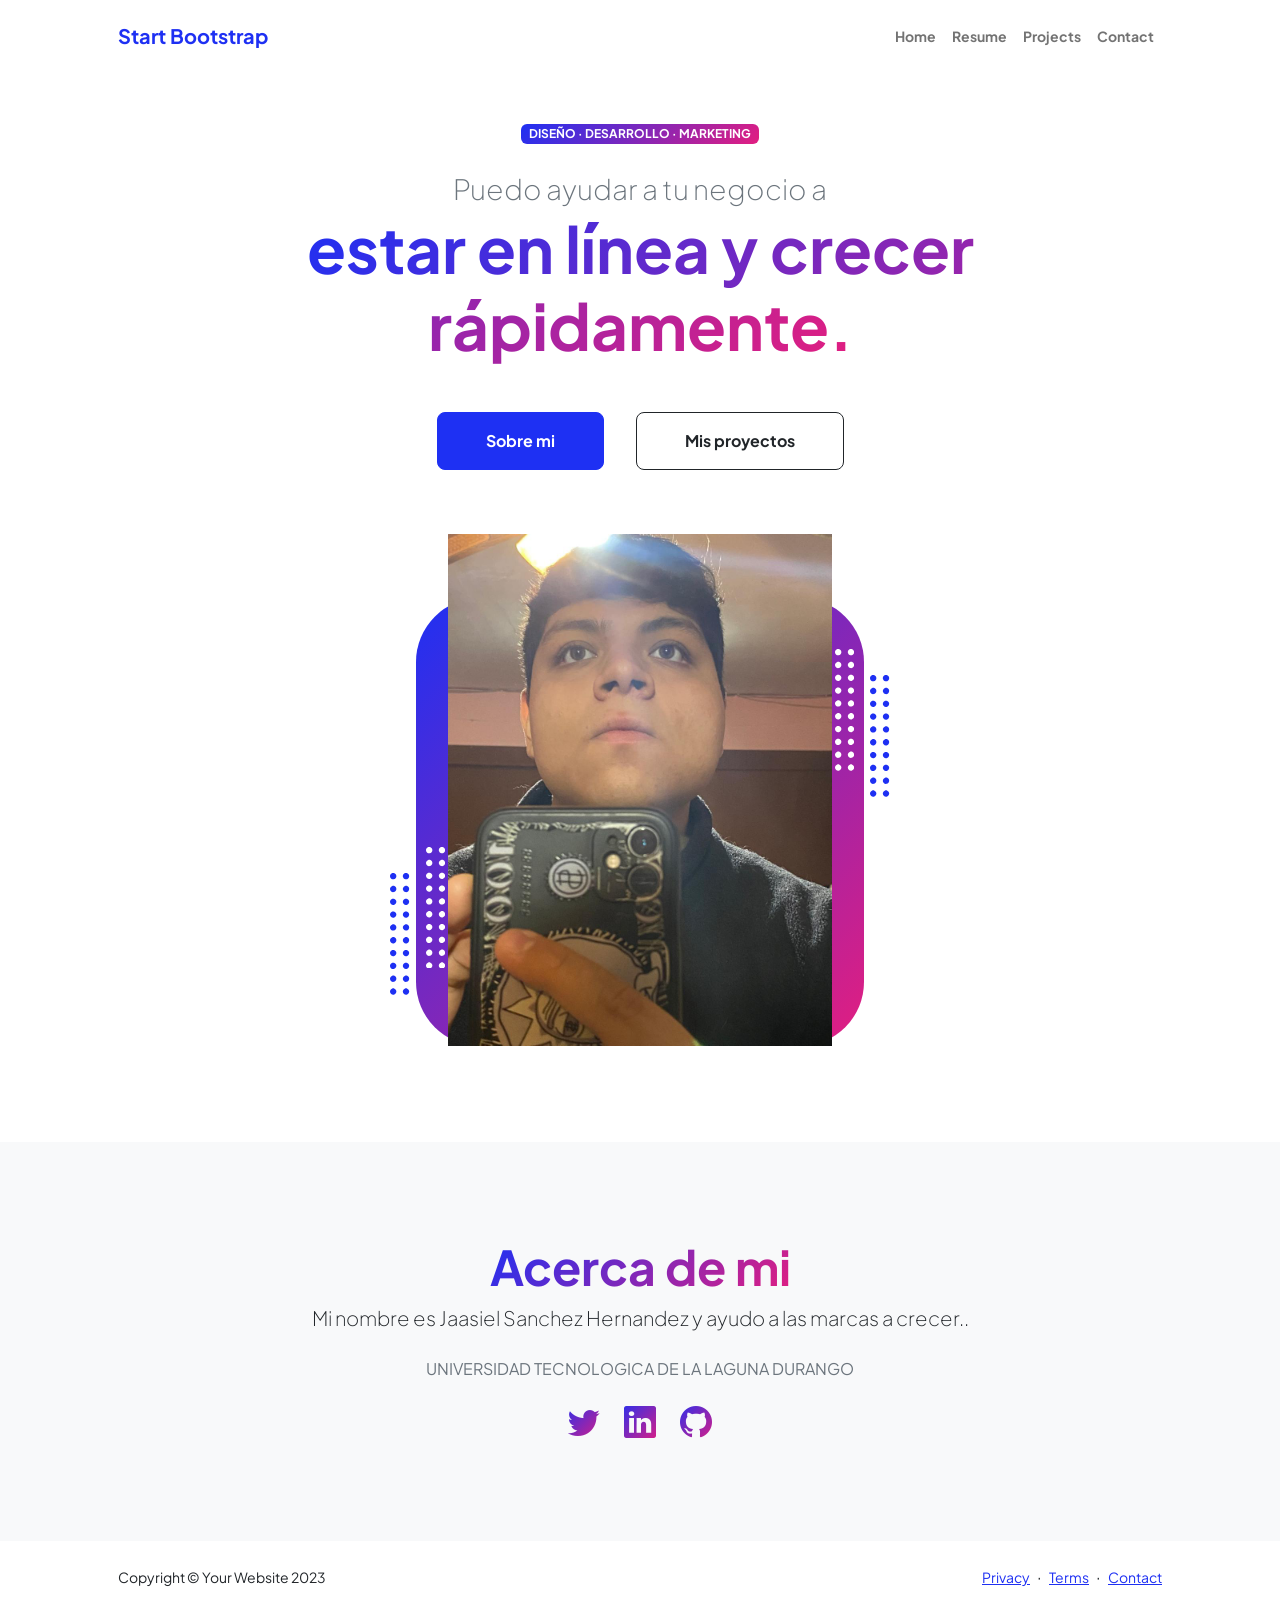
<file: index.html>
<!DOCTYPE html>
<html lang="en">
    <head>
        <meta charset="utf-8" />
        <meta name="viewport" content="width=device-width, initial-scale=1, shrink-to-fit=no" />
        <meta name="description" content="" />
        <meta name="author" content="" />
        <title>Personal - Start Bootstrap Theme</title>
        <!-- Favicon-->
        <link rel="icon" type="image/x-icon" href="assets/favicon.ico" />
        <!-- Custom Google font-->
        <link rel="preconnect" href="https://fonts.googleapis.com" />
        <link rel="preconnect" href="https://fonts.gstatic.com" crossorigin />
        <link href="https://fonts.googleapis.com/css2?family=Plus+Jakarta+Sans:wght@100;200;300;400;500;600;700;800;900&amp;display=swap" rel="stylesheet" />
        <!-- Bootstrap icons-->
        <link href="https://cdn.jsdelivr.net/npm/bootstrap-icons@1.8.1/font/bootstrap-icons.css" rel="stylesheet" />
        <!-- Core theme CSS (includes Bootstrap)-->
        <link href="css/styles.css" rel="stylesheet" />
    </head>
    <body class="d-flex flex-column h-100">
        <main class="flex-shrink-0">
            <!-- Navigation-->
            <nav class="navbar navbar-expand-lg navbar-light bg-white py-3">
                <div class="container px-5">
                    <a class="navbar-brand" href="index.html"><span class="fw-bolder text-primary">Start Bootstrap</span></a>
                    <button class="navbar-toggler" type="button" data-bs-toggle="collapse" data-bs-target="#navbarSupportedContent" aria-controls="navbarSupportedContent" aria-expanded="false" aria-label="Toggle navigation"><span class="navbar-toggler-icon"></span></button>
                    <div class="collapse navbar-collapse" id="navbarSupportedContent">
                        <ul class="navbar-nav ms-auto mb-2 mb-lg-0 small fw-bolder">
                            <li class="nav-item"><a class="nav-link" href="index.html">Home</a></li>
                            <li class="nav-item"><a class="nav-link" href="resume.html">Resume</a></li>
                            <li class="nav-item"><a class="nav-link" href="projects.html">Projects</a></li>
                            <li class="nav-item"><a class="nav-link" href="contact.html">Contact</a></li>
                        </ul>
                    </div>
                </div>
            </nav>
            <!-- Header-->
            <header class="py-5">
                <div class="container px-5 pb-5">
                    <div class="row gx-5 align-items-center">
                        <div class="col-xxl-5">
                            <!-- Header text content-->
                            <div class="text-center text-xxl-start">
                                <div class="badge bg-gradient-primary-to-secondary text-white mb-4"><div class="text-uppercase">Diseño &middot; Desarrollo &middot; Marketing</div></div>
                                <div class="fs-3 fw-light text-muted">Puedo ayudar a tu negocio a</div>
                                <h1 class="display-3 fw-bolder mb-5"><span class="text-gradient d-inline">estar en línea y crecer rápidamente.</span></h1>
                                <div class="d-grid gap-3 d-sm-flex justify-content-sm-center justify-content-xxl-start mb-3">
                                    <a class="btn btn-primary btn-lg px-5 py-3 me-sm-3 fs-6 fw-bolder" href="resume.html">Sobre mi</a>
                                    <a class="btn btn-outline-dark btn-lg px-5 py-3 fs-6 fw-bolder" href="projects.html">Mis proyectos</a>
                                </div>
                            </div>
                        </div>
                        <div class="col-xxl-7">
                            <!-- Header profile picture-->
                            <div class="d-flex justify-content-center mt-5 mt-xxl-0">
                                <div class="profile bg-gradient-primary-to-secondary">
                                    <!-- TIP: For best results, use a photo with a transparent background like the demo example below-->
                                    <!-- Watch a tutorial on how to do this on YouTube (link)-->
                                    <img class="profile-img" src="assets/miperfil.jpeg" alt="..." />
                                    <div class="dots-1">
                                        <!-- SVG Dots-->
                                        <svg version="1.1" xmlns="http://www.w3.org/2000/svg" xmlns:xlink="http://www.w3.org/1999/xlink" x="0px" y="0px" viewBox="0 0 191.6 1215.4" style="enable-background: new 0 0 191.6 1215.4" xml:space="preserve">
                                            <g transform="translate(0.000000,1280.000000) scale(0.100000,-0.100000)">
                                                <path d="M227.7,12788.6c-105-35-200-141-222-248c-43-206,163-412,369-369c155,32,275,190,260,339c-11,105-90,213-190,262        C383.7,12801.6,289.7,12808.6,227.7,12788.6z"></path>
                                                <path d="M1507.7,12788.6c-151-50-253-216-222-362c25-119,136-230,254-255c194-41,395,142,375,339c-11,105-90,213-190,262        C1663.7,12801.6,1569.7,12808.6,1507.7,12788.6z"></path>
                                                <path d="M227.7,11508.6c-105-35-200-141-222-248c-43-206,163-412,369-369c155,32,275,190,260,339c-11,105-90,213-190,262        C383.7,11521.6,289.7,11528.6,227.7,11508.6z"></path>
                                                <path d="M1507.7,11508.6c-151-50-253-216-222-362c25-119,136-230,254-255c194-41,395,142,375,339c-11,105-90,213-190,262        C1663.7,11521.6,1569.7,11528.6,1507.7,11508.6z"></path>
                                                <path d="M227.7,10228.6c-105-35-200-141-222-248c-43-206,163-412,369-369c155,32,275,190,260,339c-11,105-90,213-190,262        C383.7,10241.6,289.7,10248.6,227.7,10228.6z"></path>
                                                <path d="M1507.7,10228.6c-105-35-200-141-222-248c-43-206,163-412,369-369c155,32,275,190,260,339c-11,105-90,213-190,262        C1663.7,10241.6,1569.7,10248.6,1507.7,10228.6z"></path>
                                                <path d="M227.7,8948.6c-105-35-200-141-222-248c-43-206,163-412,369-369c155,32,275,190,260,339c-11,105-90,213-190,262        C383.7,8961.6,289.7,8968.6,227.7,8948.6z"></path>
                                                <path d="M1507.7,8948.6c-105-35-200-141-222-248c-43-206,163-412,369-369c155,32,275,190,260,339c-11,105-90,213-190,262        C1663.7,8961.6,1569.7,8968.6,1507.7,8948.6z"></path>
                                                <path d="M227.7,7668.6c-105-35-200-141-222-248c-43-206,163-412,369-369c155,32,275,190,260,339c-11,105-90,213-190,262        C383.7,7681.6,289.7,7688.6,227.7,7668.6z"></path>
                                                <path d="M1507.7,7668.6c-105-35-200-141-222-248c-43-206,163-412,369-369c155,32,275,190,260,339c-11,105-90,213-190,262        C1663.7,7681.6,1569.7,7688.6,1507.7,7668.6z"></path>
                                                <path d="M227.7,6388.6c-105-35-200-141-222-248c-43-206,163-412,369-369c155,32,275,190,260,339c-11,105-90,213-190,262        C383.7,6401.6,289.7,6408.6,227.7,6388.6z"></path>
                                                <path d="M1507.7,6388.6c-105-35-200-141-222-248c-43-206,163-412,369-369c155,32,275,190,260,339c-11,105-90,213-190,262        C1663.7,6401.6,1569.7,6408.6,1507.7,6388.6z"></path>
                                                <path d="M227.7,5108.6c-105-35-200-141-222-248c-43-206,163-412,369-369c155,32,275,190,260,339c-11,105-90,213-190,262        C383.7,5121.6,289.7,5128.6,227.7,5108.6z"></path>
                                                <path d="M1507.7,5108.6c-105-35-200-141-222-248c-43-206,163-412,369-369c155,32,275,190,260,339c-11,105-90,213-190,262        C1663.7,5121.6,1569.7,5128.6,1507.7,5108.6z"></path>
                                                <path d="M227.7,3828.6c-105-35-200-141-222-248c-43-206,163-412,369-369c155,32,275,190,260,339c-11,105-90,213-190,262        C383.7,3841.6,289.7,3848.6,227.7,3828.6z"></path>
                                                <path d="M1507.7,3828.6c-105-35-200-141-222-248c-43-206,163-412,369-369c155,32,275,190,260,339c-11,105-90,213-190,262        C1663.7,3841.6,1569.7,3848.6,1507.7,3828.6z"></path>
                                                <path d="M227.7,2548.6c-105-35-200-141-222-248c-43-206,163-412,369-369c155,32,275,190,260,339c-11,105-90,213-190,262        C383.7,2561.6,289.7,2568.6,227.7,2548.6z"></path>
                                                <path d="M1507.7,2548.6c-105-35-200-141-222-248c-43-206,163-412,369-369c155,32,275,190,260,339c-11,105-90,213-190,262        C1663.7,2561.6,1569.7,2568.6,1507.7,2548.6z"></path>
                                                <path d="M227.7,1268.6c-105-35-200-141-222-248c-43-206,163-412,369-369c155,32,275,190,260,339c-11,105-90,213-190,262        C383.7,1281.6,289.7,1288.6,227.7,1268.6z"></path>
                                                <path d="M1507.7,1268.6c-105-35-200-141-222-248c-43-206,163-412,369-369c155,32,275,190,260,339c-11,105-90,213-190,262        C1663.7,1281.6,1569.7,1288.6,1507.7,1268.6z"></path>
                                            </g>
                                        </svg>
                                        <!-- END of SVG dots-->
                                    </div>
                                    <div class="dots-2">
                                        <!-- SVG Dots-->
                                        <svg version="1.1" xmlns="http://www.w3.org/2000/svg" xmlns:xlink="http://www.w3.org/1999/xlink" x="0px" y="0px" viewBox="0 0 191.6 1215.4" style="enable-background: new 0 0 191.6 1215.4" xml:space="preserve">
                                            <g transform="translate(0.000000,1280.000000) scale(0.100000,-0.100000)">
                                                <path d="M227.7,12788.6c-105-35-200-141-222-248c-43-206,163-412,369-369c155,32,275,190,260,339c-11,105-90,213-190,262        C383.7,12801.6,289.7,12808.6,227.7,12788.6z"></path>
                                                <path d="M1507.7,12788.6c-151-50-253-216-222-362c25-119,136-230,254-255c194-41,395,142,375,339c-11,105-90,213-190,262        C1663.7,12801.6,1569.7,12808.6,1507.7,12788.6z"></path>
                                                <path d="M227.7,11508.6c-105-35-200-141-222-248c-43-206,163-412,369-369c155,32,275,190,260,339c-11,105-90,213-190,262        C383.7,11521.6,289.7,11528.6,227.7,11508.6z"></path>
                                                <path d="M1507.7,11508.6c-151-50-253-216-222-362c25-119,136-230,254-255c194-41,395,142,375,339c-11,105-90,213-190,262        C1663.7,11521.6,1569.7,11528.6,1507.7,11508.6z"></path>
                                                <path d="M227.7,10228.6c-105-35-200-141-222-248c-43-206,163-412,369-369c155,32,275,190,260,339c-11,105-90,213-190,262        C383.7,10241.6,289.7,10248.6,227.7,10228.6z"></path>
                                                <path d="M1507.7,10228.6c-105-35-200-141-222-248c-43-206,163-412,369-369c155,32,275,190,260,339c-11,105-90,213-190,262        C1663.7,10241.6,1569.7,10248.6,1507.7,10228.6z"></path>
                                                <path d="M227.7,8948.6c-105-35-200-141-222-248c-43-206,163-412,369-369c155,32,275,190,260,339c-11,105-90,213-190,262        C383.7,8961.6,289.7,8968.6,227.7,8948.6z"></path>
                                                <path d="M1507.7,8948.6c-105-35-200-141-222-248c-43-206,163-412,369-369c155,32,275,190,260,339c-11,105-90,213-190,262        C1663.7,8961.6,1569.7,8968.6,1507.7,8948.6z"></path>
                                                <path d="M227.7,7668.6c-105-35-200-141-222-248c-43-206,163-412,369-369c155,32,275,190,260,339c-11,105-90,213-190,262        C383.7,7681.6,289.7,7688.6,227.7,7668.6z"></path>
                                                <path d="M1507.7,7668.6c-105-35-200-141-222-248c-43-206,163-412,369-369c155,32,275,190,260,339c-11,105-90,213-190,262        C1663.7,7681.6,1569.7,7688.6,1507.7,7668.6z"></path>
                                                <path d="M227.7,6388.6c-105-35-200-141-222-248c-43-206,163-412,369-369c155,32,275,190,260,339c-11,105-90,213-190,262        C383.7,6401.6,289.7,6408.6,227.7,6388.6z"></path>
                                                <path d="M1507.7,6388.6c-105-35-200-141-222-248c-43-206,163-412,369-369c155,32,275,190,260,339c-11,105-90,213-190,262        C1663.7,6401.6,1569.7,6408.6,1507.7,6388.6z"></path>
                                                <path d="M227.7,5108.6c-105-35-200-141-222-248c-43-206,163-412,369-369c155,32,275,190,260,339c-11,105-90,213-190,262        C383.7,5121.6,289.7,5128.6,227.7,5108.6z"></path>
                                                <path d="M1507.7,5108.6c-105-35-200-141-222-248c-43-206,163-412,369-369c155,32,275,190,260,339c-11,105-90,213-190,262        C1663.7,5121.6,1569.7,5128.6,1507.7,5108.6z"></path>
                                                <path d="M227.7,3828.6c-105-35-200-141-222-248c-43-206,163-412,369-369c155,32,275,190,260,339c-11,105-90,213-190,262        C383.7,3841.6,289.7,3848.6,227.7,3828.6z"></path>
                                                <path d="M1507.7,3828.6c-105-35-200-141-222-248c-43-206,163-412,369-369c155,32,275,190,260,339c-11,105-90,213-190,262        C1663.7,3841.6,1569.7,3848.6,1507.7,3828.6z"></path>
                                                <path d="M227.7,2548.6c-105-35-200-141-222-248c-43-206,163-412,369-369c155,32,275,190,260,339c-11,105-90,213-190,262        C383.7,2561.6,289.7,2568.6,227.7,2548.6z"></path>
                                                <path d="M1507.7,2548.6c-105-35-200-141-222-248c-43-206,163-412,369-369c155,32,275,190,260,339c-11,105-90,213-190,262        C1663.7,2561.6,1569.7,2568.6,1507.7,2548.6z"></path>
                                                <path d="M227.7,1268.6c-105-35-200-141-222-248c-43-206,163-412,369-369c155,32,275,190,260,339c-11,105-90,213-190,262        C383.7,1281.6,289.7,1288.6,227.7,1268.6z"></path>
                                                <path d="M1507.7,1268.6c-105-35-200-141-222-248c-43-206,163-412,369-369c155,32,275,190,260,339c-11,105-90,213-190,262        C1663.7,1281.6,1569.7,1288.6,1507.7,1268.6z"></path>
                                            </g>
                                        </svg>
                                        <!-- END of SVG dots-->
                                    </div>
                                    <div class="dots-3">
                                        <!-- SVG Dots-->
                                        <svg version="1.1" xmlns="http://www.w3.org/2000/svg" xmlns:xlink="http://www.w3.org/1999/xlink" x="0px" y="0px" viewBox="0 0 191.6 1215.4" style="enable-background: new 0 0 191.6 1215.4" xml:space="preserve">
                                            <g transform="translate(0.000000,1280.000000) scale(0.100000,-0.100000)">
                                                <path d="M227.7,12788.6c-105-35-200-141-222-248c-43-206,163-412,369-369c155,32,275,190,260,339c-11,105-90,213-190,262        C383.7,12801.6,289.7,12808.6,227.7,12788.6z"></path>
                                                <path d="M1507.7,12788.6c-151-50-253-216-222-362c25-119,136-230,254-255c194-41,395,142,375,339c-11,105-90,213-190,262        C1663.7,12801.6,1569.7,12808.6,1507.7,12788.6z"></path>
                                                <path d="M227.7,11508.6c-105-35-200-141-222-248c-43-206,163-412,369-369c155,32,275,190,260,339c-11,105-90,213-190,262        C383.7,11521.6,289.7,11528.6,227.7,11508.6z"></path>
                                                <path d="M1507.7,11508.6c-151-50-253-216-222-362c25-119,136-230,254-255c194-41,395,142,375,339c-11,105-90,213-190,262        C1663.7,11521.6,1569.7,11528.6,1507.7,11508.6z"></path>
                                                <path d="M227.7,10228.6c-105-35-200-141-222-248c-43-206,163-412,369-369c155,32,275,190,260,339c-11,105-90,213-190,262        C383.7,10241.6,289.7,10248.6,227.7,10228.6z"></path>
                                                <path d="M1507.7,10228.6c-105-35-200-141-222-248c-43-206,163-412,369-369c155,32,275,190,260,339c-11,105-90,213-190,262        C1663.7,10241.6,1569.7,10248.6,1507.7,10228.6z"></path>
                                                <path d="M227.7,8948.6c-105-35-200-141-222-248c-43-206,163-412,369-369c155,32,275,190,260,339c-11,105-90,213-190,262        C383.7,8961.6,289.7,8968.6,227.7,8948.6z"></path>
                                                <path d="M1507.7,8948.6c-105-35-200-141-222-248c-43-206,163-412,369-369c155,32,275,190,260,339c-11,105-90,213-190,262        C1663.7,8961.6,1569.7,8968.6,1507.7,8948.6z"></path>
                                                <path d="M227.7,7668.6c-105-35-200-141-222-248c-43-206,163-412,369-369c155,32,275,190,260,339c-11,105-90,213-190,262        C383.7,7681.6,289.7,7688.6,227.7,7668.6z"></path>
                                                <path d="M1507.7,7668.6c-105-35-200-141-222-248c-43-206,163-412,369-369c155,32,275,190,260,339c-11,105-90,213-190,262        C1663.7,7681.6,1569.7,7688.6,1507.7,7668.6z"></path>
                                                <path d="M227.7,6388.6c-105-35-200-141-222-248c-43-206,163-412,369-369c155,32,275,190,260,339c-11,105-90,213-190,262        C383.7,6401.6,289.7,6408.6,227.7,6388.6z"></path>
                                                <path d="M1507.7,6388.6c-105-35-200-141-222-248c-43-206,163-412,369-369c155,32,275,190,260,339c-11,105-90,213-190,262        C1663.7,6401.6,1569.7,6408.6,1507.7,6388.6z"></path>
                                                <path d="M227.7,5108.6c-105-35-200-141-222-248c-43-206,163-412,369-369c155,32,275,190,260,339c-11,105-90,213-190,262        C383.7,5121.6,289.7,5128.6,227.7,5108.6z"></path>
                                                <path d="M1507.7,5108.6c-105-35-200-141-222-248c-43-206,163-412,369-369c155,32,275,190,260,339c-11,105-90,213-190,262        C1663.7,5121.6,1569.7,5128.6,1507.7,5108.6z"></path>
                                                <path d="M227.7,3828.6c-105-35-200-141-222-248c-43-206,163-412,369-369c155,32,275,190,260,339c-11,105-90,213-190,262        C383.7,3841.6,289.7,3848.6,227.7,3828.6z"></path>
                                                <path d="M1507.7,3828.6c-105-35-200-141-222-248c-43-206,163-412,369-369c155,32,275,190,260,339c-11,105-90,213-190,262        C1663.7,3841.6,1569.7,3848.6,1507.7,3828.6z"></path>
                                                <path d="M227.7,2548.6c-105-35-200-141-222-248c-43-206,163-412,369-369c155,32,275,190,260,339c-11,105-90,213-190,262        C383.7,2561.6,289.7,2568.6,227.7,2548.6z"></path>
                                                <path d="M1507.7,2548.6c-105-35-200-141-222-248c-43-206,163-412,369-369c155,32,275,190,260,339c-11,105-90,213-190,262        C1663.7,2561.6,1569.7,2568.6,1507.7,2548.6z"></path>
                                                <path d="M227.7,1268.6c-105-35-200-141-222-248c-43-206,163-412,369-369c155,32,275,190,260,339c-11,105-90,213-190,262        C383.7,1281.6,289.7,1288.6,227.7,1268.6z"></path>
                                                <path d="M1507.7,1268.6c-105-35-200-141-222-248c-43-206,163-412,369-369c155,32,275,190,260,339c-11,105-90,213-190,262        C1663.7,1281.6,1569.7,1288.6,1507.7,1268.6z"></path>
                                            </g>
                                        </svg>
                                        <!-- END of SVG dots-->
                                    </div>
                                    <div class="dots-4">
                                        <!-- SVG Dots-->
                                        <svg version="1.1" xmlns="http://www.w3.org/2000/svg" xmlns:xlink="http://www.w3.org/1999/xlink" x="0px" y="0px" viewBox="0 0 191.6 1215.4" style="enable-background: new 0 0 191.6 1215.4" xml:space="preserve">
                                            <g transform="translate(0.000000,1280.000000) scale(0.100000,-0.100000)">
                                                <path d="M227.7,12788.6c-105-35-200-141-222-248c-43-206,163-412,369-369c155,32,275,190,260,339c-11,105-90,213-190,262        C383.7,12801.6,289.7,12808.6,227.7,12788.6z"></path>
                                                <path d="M1507.7,12788.6c-151-50-253-216-222-362c25-119,136-230,254-255c194-41,395,142,375,339c-11,105-90,213-190,262        C1663.7,12801.6,1569.7,12808.6,1507.7,12788.6z"></path>
                                                <path d="M227.7,11508.6c-105-35-200-141-222-248c-43-206,163-412,369-369c155,32,275,190,260,339c-11,105-90,213-190,262        C383.7,11521.6,289.7,11528.6,227.7,11508.6z"></path>
                                                <path d="M1507.7,11508.6c-151-50-253-216-222-362c25-119,136-230,254-255c194-41,395,142,375,339c-11,105-90,213-190,262        C1663.7,11521.6,1569.7,11528.6,1507.7,11508.6z"></path>
                                                <path d="M227.7,10228.6c-105-35-200-141-222-248c-43-206,163-412,369-369c155,32,275,190,260,339c-11,105-90,213-190,262        C383.7,10241.6,289.7,10248.6,227.7,10228.6z"></path>
                                                <path d="M1507.7,10228.6c-105-35-200-141-222-248c-43-206,163-412,369-369c155,32,275,190,260,339c-11,105-90,213-190,262        C1663.7,10241.6,1569.7,10248.6,1507.7,10228.6z"></path>
                                                <path d="M227.7,8948.6c-105-35-200-141-222-248c-43-206,163-412,369-369c155,32,275,190,260,339c-11,105-90,213-190,262        C383.7,8961.6,289.7,8968.6,227.7,8948.6z"></path>
                                                <path d="M1507.7,8948.6c-105-35-200-141-222-248c-43-206,163-412,369-369c155,32,275,190,260,339c-11,105-90,213-190,262        C1663.7,8961.6,1569.7,8968.6,1507.7,8948.6z"></path>
                                                <path d="M227.7,7668.6c-105-35-200-141-222-248c-43-206,163-412,369-369c155,32,275,190,260,339c-11,105-90,213-190,262        C383.7,7681.6,289.7,7688.6,227.7,7668.6z"></path>
                                                <path d="M1507.7,7668.6c-105-35-200-141-222-248c-43-206,163-412,369-369c155,32,275,190,260,339c-11,105-90,213-190,262        C1663.7,7681.6,1569.7,7688.6,1507.7,7668.6z"></path>
                                                <path d="M227.7,6388.6c-105-35-200-141-222-248c-43-206,163-412,369-369c155,32,275,190,260,339c-11,105-90,213-190,262        C383.7,6401.6,289.7,6408.6,227.7,6388.6z"></path>
                                                <path d="M1507.7,6388.6c-105-35-200-141-222-248c-43-206,163-412,369-369c155,32,275,190,260,339c-11,105-90,213-190,262        C1663.7,6401.6,1569.7,6408.6,1507.7,6388.6z"></path>
                                                <path d="M227.7,5108.6c-105-35-200-141-222-248c-43-206,163-412,369-369c155,32,275,190,260,339c-11,105-90,213-190,262        C383.7,5121.6,289.7,5128.6,227.7,5108.6z"></path>
                                                <path d="M1507.7,5108.6c-105-35-200-141-222-248c-43-206,163-412,369-369c155,32,275,190,260,339c-11,105-90,213-190,262        C1663.7,5121.6,1569.7,5128.6,1507.7,5108.6z"></path>
                                                <path d="M227.7,3828.6c-105-35-200-141-222-248c-43-206,163-412,369-369c155,32,275,190,260,339c-11,105-90,213-190,262        C383.7,3841.6,289.7,3848.6,227.7,3828.6z"></path>
                                                <path d="M1507.7,3828.6c-105-35-200-141-222-248c-43-206,163-412,369-369c155,32,275,190,260,339c-11,105-90,213-190,262        C1663.7,3841.6,1569.7,3848.6,1507.7,3828.6z"></path>
                                                <path d="M227.7,2548.6c-105-35-200-141-222-248c-43-206,163-412,369-369c155,32,275,190,260,339c-11,105-90,213-190,262        C383.7,2561.6,289.7,2568.6,227.7,2548.6z"></path>
                                                <path d="M1507.7,2548.6c-105-35-200-141-222-248c-43-206,163-412,369-369c155,32,275,190,260,339c-11,105-90,213-190,262        C1663.7,2561.6,1569.7,2568.6,1507.7,2548.6z"></path>
                                                <path d="M227.7,1268.6c-105-35-200-141-222-248c-43-206,163-412,369-369c155,32,275,190,260,339c-11,105-90,213-190,262        C383.7,1281.6,289.7,1288.6,227.7,1268.6z"></path>
                                                <path d="M1507.7,1268.6c-105-35-200-141-222-248c-43-206,163-412,369-369c155,32,275,190,260,339c-11,105-90,213-190,262        C1663.7,1281.6,1569.7,1288.6,1507.7,1268.6z"></path>
                                            </g>
                                        </svg>
                                        <!-- END of SVG dots-->
                                    </div>
                                </div>
                            </div>
                        </div>
                    </div>
                </div>
            </header>
            <!-- About Section-->
            <section class="bg-light py-5">
                <div class="container px-5">
                    <div class="row gx-5 justify-content-center">
                        <div class="col-xxl-8">
                            <div class="text-center my-5">
                                <h2 class="display-5 fw-bolder"><span class="text-gradient d-inline">Acerca de mi</span></h2>
                                <p class="lead fw-light mb-4">Mi nombre es Jaasiel Sanchez Hernandez y ayudo a las marcas a crecer..</p>
                                <p class="text-muted">UNIVERSIDAD TECNOLOGICA DE LA LAGUNA DURANGO</p>
                                <div class="d-flex justify-content-center fs-2 gap-4">
                                    <a class="text-gradient" href="#!"><i class="bi bi-twitter"></i></a>
                                    <a class="text-gradient" href="#!"><i class="bi bi-linkedin"></i></a>
                                    <a class="text-gradient" href="#!"><i class="bi bi-github"></i></a>
                                </div>
                            </div>
                        </div>
                    </div>
                </div>
            </section>
        </main>
        <!-- Footer-->
        <footer class="bg-white py-4 mt-auto">
            <div class="container px-5">
                <div class="row align-items-center justify-content-between flex-column flex-sm-row">
                    <div class="col-auto"><div class="small m-0">Copyright &copy; Your Website 2023</div></div>
                    <div class="col-auto">
                        <a class="small" href="#!">Privacy</a>
                        <span class="mx-1">&middot;</span>
                        <a class="small" href="#!">Terms</a>
                        <span class="mx-1">&middot;</span>
                        <a class="small" href="#!">Contact</a>
                    </div>
                </div>
            </div>
        </footer>
        <!-- Bootstrap core JS-->
        <script src="https://cdn.jsdelivr.net/npm/bootstrap@5.2.3/dist/js/bootstrap.bundle.min.js"></script>
        <!-- Core theme JS-->
        <script src="js/scripts.js"></script>
    </body>
</html>
</file>
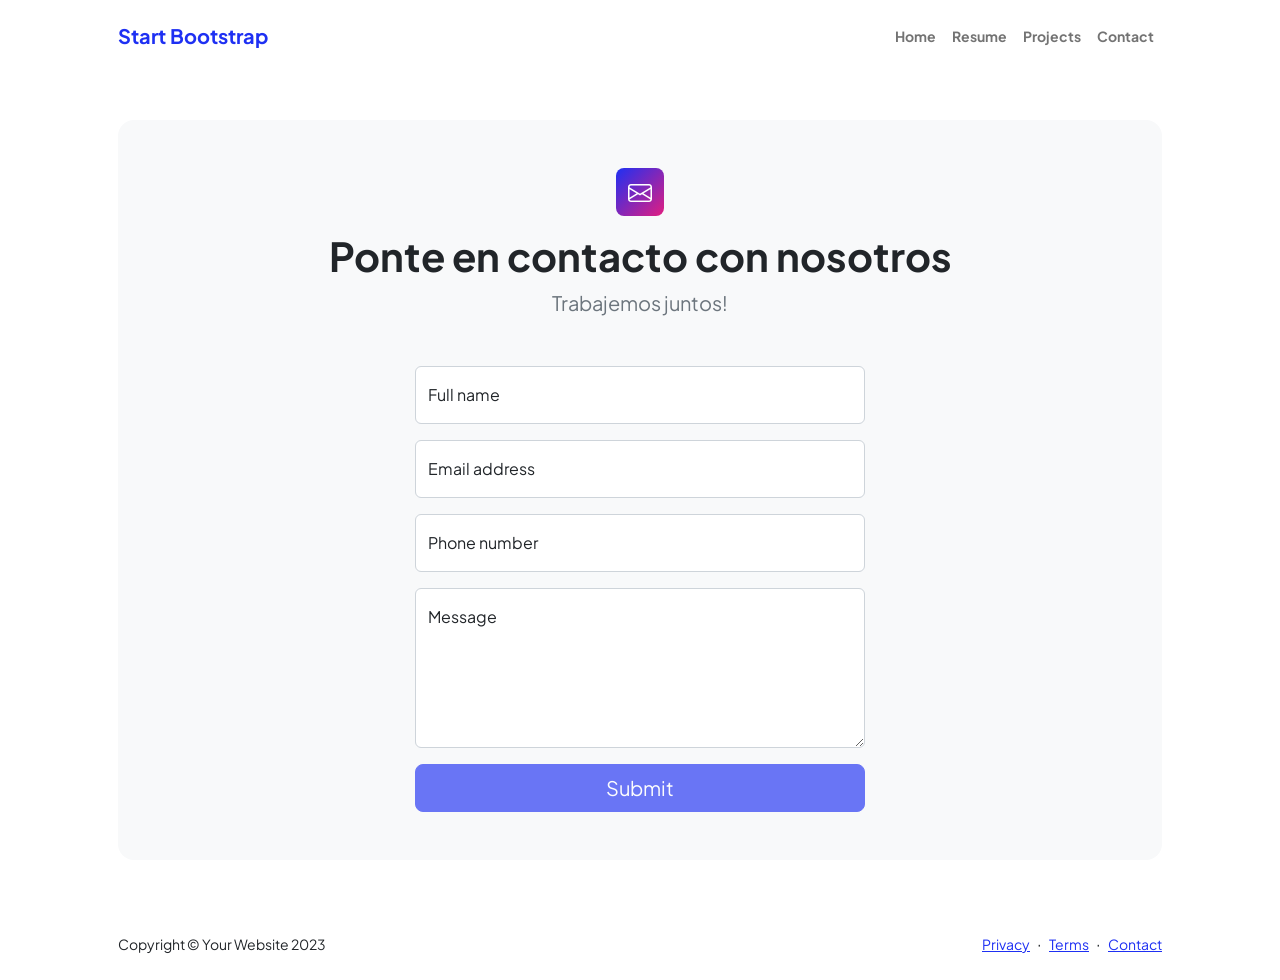
<file: contact.html>
<!DOCTYPE html>
<html lang="en">
    <head>
        <meta charset="utf-8" />
        <meta name="viewport" content="width=device-width, initial-scale=1, shrink-to-fit=no" />
        <meta name="description" content />
        <meta name="author" content />
        <title>Modern Business - Start Bootstrap Template</title>
        <!-- Favicon-->
        <link rel="icon" type="image/x-icon" href="assets/favicon.ico" />
        <!-- Custom Google font-->
        <link rel="preconnect" href="https://fonts.googleapis.com" />
        <link rel="preconnect" href="https://fonts.gstatic.com" crossorigin />
        <link href="https://fonts.googleapis.com/css2?family=Plus+Jakarta+Sans:wght@100;200;300;400;500;600;700;800;900&amp;display=swap" rel="stylesheet" />
        <!-- Bootstrap icons-->
        <link href="https://cdn.jsdelivr.net/npm/bootstrap-icons@1.8.1/font/bootstrap-icons.css" rel="stylesheet" />
        <!-- Core theme CSS (includes Bootstrap)-->
        <link href="css/styles.css" rel="stylesheet" />
    </head>
    <body class="d-flex flex-column">
        <main class="flex-shrink-0">
            <!-- Navigation-->
            <nav class="navbar navbar-expand-lg navbar-light bg-white py-3">
                <div class="container px-5">
                    <a class="navbar-brand" href="index.html"><span class="fw-bolder text-primary">Start Bootstrap</span></a>
                    <button class="navbar-toggler" type="button" data-bs-toggle="collapse" data-bs-target="#navbarSupportedContent" aria-controls="navbarSupportedContent" aria-expanded="false" aria-label="Toggle navigation"><span class="navbar-toggler-icon"></span></button>
                    <div class="collapse navbar-collapse" id="navbarSupportedContent">
                        <ul class="navbar-nav ms-auto mb-2 mb-lg-0 small fw-bolder">
                            <li class="nav-item"><a class="nav-link" href="index.html">Home</a></li>
                            <li class="nav-item"><a class="nav-link" href="resume.html">Resume</a></li>
                            <li class="nav-item"><a class="nav-link" href="projects.html">Projects</a></li>
                            <li class="nav-item"><a class="nav-link" href="contact.html">Contact</a></li>
                        </ul>
                    </div>
                </div>
            </nav>
            <!-- Page content-->
            <section class="py-5">
                <div class="container px-5">
                    <!-- Contact form-->
                    <div class="bg-light rounded-4 py-5 px-4 px-md-5">
                        <div class="text-center mb-5">
                            <div class="feature bg-primary bg-gradient-primary-to-secondary text-white rounded-3 mb-3"><i class="bi bi-envelope"></i></div>
                            <h1 class="fw-bolder">Ponte en contacto con nosotros</h1>
                            <p class="lead fw-normal text-muted mb-0">Trabajemos juntos!</p>
                        </div>
                        <div class="row gx-5 justify-content-center">
                            <div class="col-lg-8 col-xl-6">
                                <!-- * * * * * * * * * * * * * * *-->
                                <!-- * * SB Forms Contact Form * *-->
                                <!-- * * * * * * * * * * * * * * *-->
                                <!-- This form is pre-integrated with SB Forms.-->
                                <!-- To make this form functional, sign up at-->
                                <!-- https://startbootstrap.com/solution/contact-forms-->
                                <!-- to get an API token!-->
                                <form id="contactForm" data-sb-form-api-token="API_TOKEN">
                                    <!-- Name input-->
                                    <div class="form-floating mb-3">
                                        <input class="form-control" id="name" type="text" placeholder="Enter your name..." data-sb-validations="required" />
                                        <label for="name">Full name</label>
                                        <div class="invalid-feedback" data-sb-feedback="name:required">A name is required.</div>
                                    </div>
                                    <!-- Email address input-->
                                    <div class="form-floating mb-3">
                                        <input class="form-control" id="email" type="email" placeholder="name@example.com" data-sb-validations="required,email" />
                                        <label for="email">Email address</label>
                                        <div class="invalid-feedback" data-sb-feedback="email:required">An email is required.</div>
                                        <div class="invalid-feedback" data-sb-feedback="email:email">Email is not valid.</div>
                                    </div>
                                    <!-- Phone number input-->
                                    <div class="form-floating mb-3">
                                        <input class="form-control" id="phone" type="tel" placeholder="(123) 456-7890" data-sb-validations="required" />
                                        <label for="phone">Phone number</label>
                                        <div class="invalid-feedback" data-sb-feedback="phone:required">A phone number is required.</div>
                                    </div>
                                    <!-- Message input-->
                                    <div class="form-floating mb-3">
                                        <textarea class="form-control" id="message" type="text" placeholder="Enter your message here..." style="height: 10rem" data-sb-validations="required"></textarea>
                                        <label for="message">Message</label>
                                        <div class="invalid-feedback" data-sb-feedback="message:required">A message is required.</div>
                                    </div>
                                    <!-- Submit success message-->
                                    <!---->
                                    <!-- This is what your users will see when the form-->
                                    <!-- has successfully submitted-->
                                    <div class="d-none" id="submitSuccessMessage">
                                        <div class="text-center mb-3">
                                            <div class="fw-bolder">Form submission successful!</div>
                                            To activate this form, sign up at
                                            <br />
                                            <a href="https://startbootstrap.com/solution/contact-forms">https://startbootstrap.com/solution/contact-forms</a>
                                        </div>
                                    </div>
                                    <!-- Submit error message-->
                                    <!---->
                                    <!-- This is what your users will see when there is-->
                                    <!-- an error submitting the form-->
                                    <div class="d-none" id="submitErrorMessage"><div class="text-center text-danger mb-3">Error sending message!</div></div>
                                    <!-- Submit Button-->
                                    <div class="d-grid"><button class="btn btn-primary btn-lg disabled" id="submitButton" type="submit">Submit</button></div>
                                </form>
                            </div>
                        </div>
                    </div>
                </div>
            </section>
        </main>
        <!-- Footer-->
        <footer class="bg-white py-4 mt-auto">
            <div class="container px-5">
                <div class="row align-items-center justify-content-between flex-column flex-sm-row">
                    <div class="col-auto"><div class="small m-0">Copyright &copy; Your Website 2023</div></div>
                    <div class="col-auto">
                        <a class="small" href="#!">Privacy</a>
                        <span class="mx-1">&middot;</span>
                        <a class="small" href="#!">Terms</a>
                        <span class="mx-1">&middot;</span>
                        <a class="small" href="#!">Contact</a>
                    </div>
                </div>
            </div>
        </footer>
        <!-- Bootstrap core JS-->
        <script src="https://cdn.jsdelivr.net/npm/bootstrap@5.2.3/dist/js/bootstrap.bundle.min.js"></script>
        <!-- Core theme JS-->
        <script src="js/scripts.js"></script>
        <!-- * * * * * * * * * * * * * * * * * * * * * * * * * * * * * * * * * * * * * * * *-->
        <!-- * *                               SB Forms JS                               * *-->
        <!-- * * Activate your form at https://startbootstrap.com/solution/contact-forms * *-->
        <!-- * * * * * * * * * * * * * * * * * * * * * * * * * * * * * * * * * * * * * * * *-->
        <script src="https://cdn.startbootstrap.com/sb-forms-latest.js"></script>
    </body>
</html>
</file>
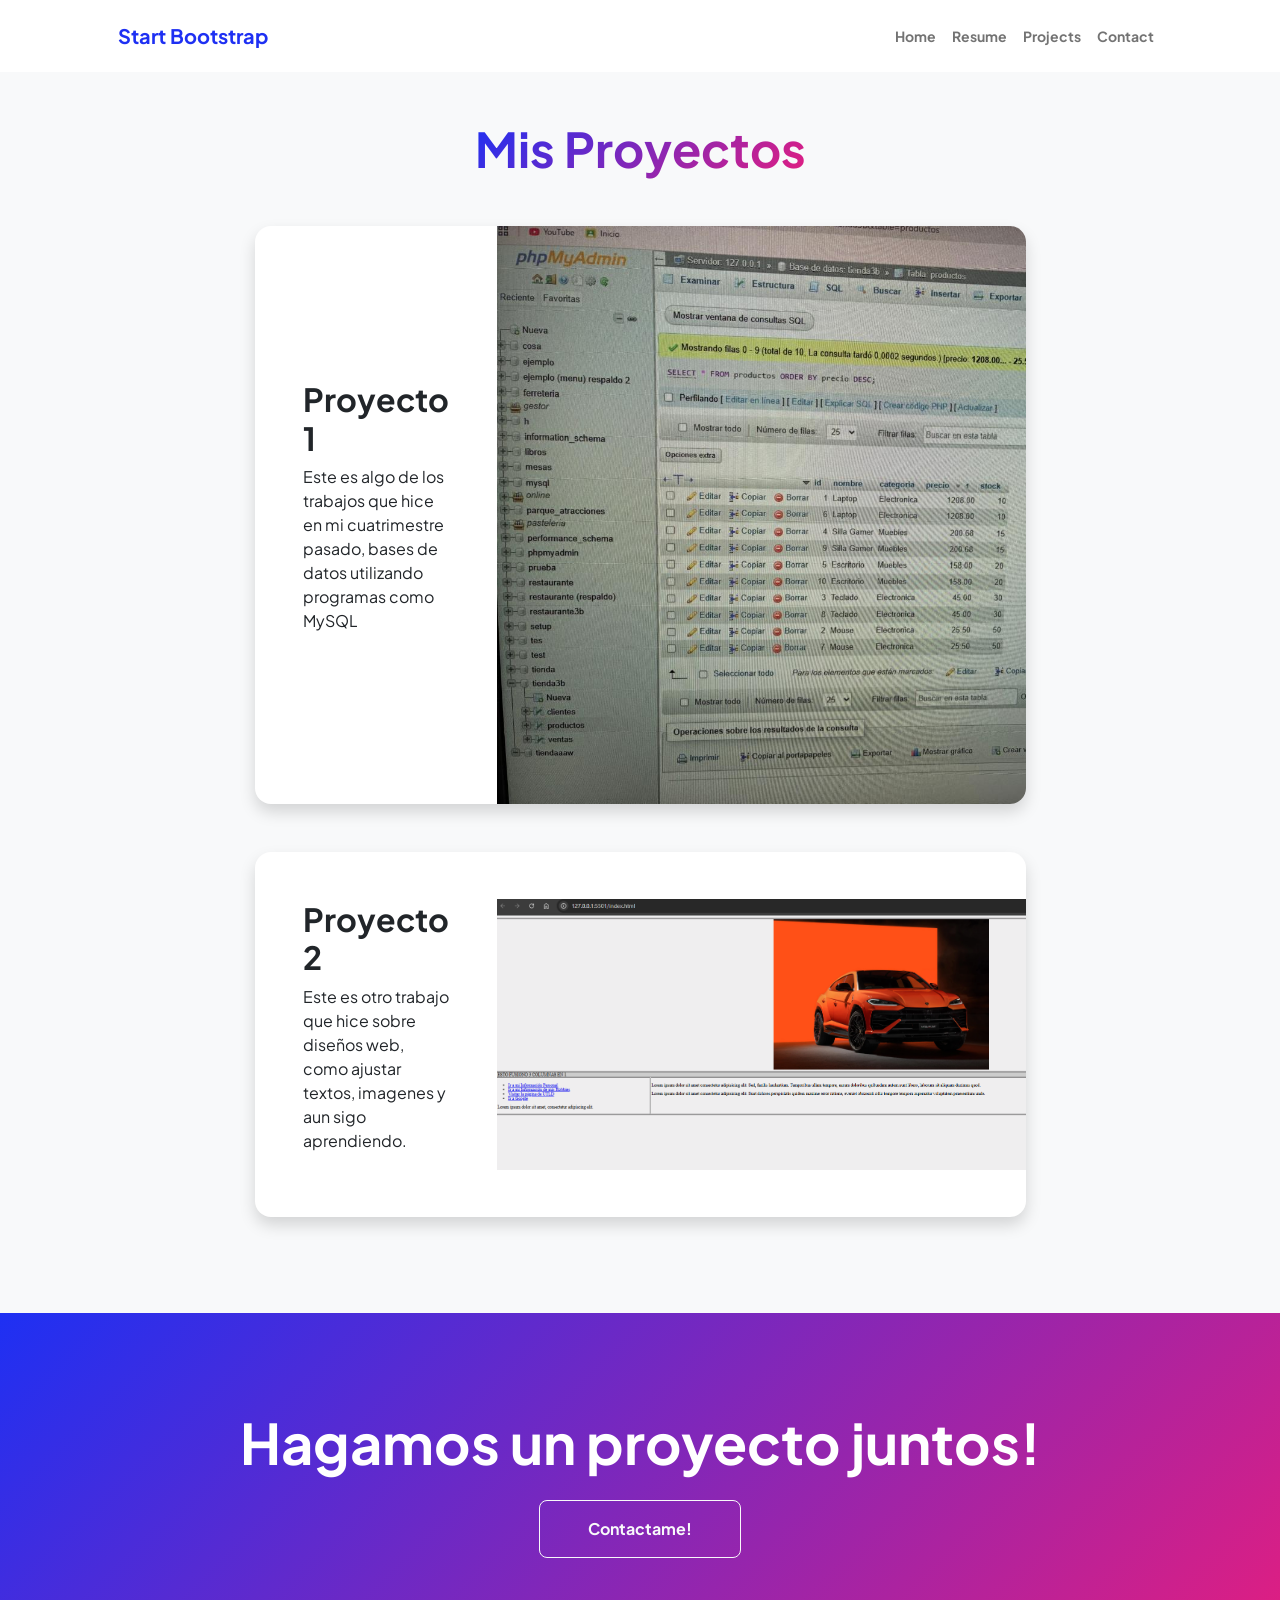
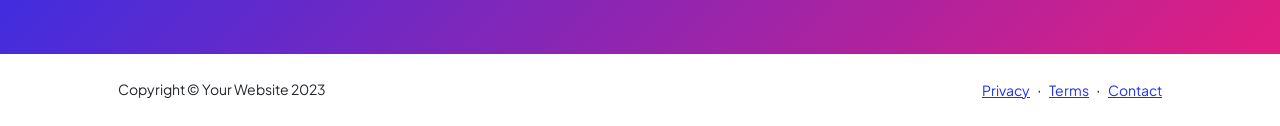
<file: projects.html>
<!DOCTYPE html>
<html lang="en">
    <head>
        <meta charset="utf-8" />
        <meta name="viewport" content="width=device-width, initial-scale=1, shrink-to-fit=no" />
        <meta name="description" content="" />
        <meta name="author" content="" />
        <title>Modern Business - Start Bootstrap Template</title>
        <!-- Favicon-->
        <link rel="icon" type="image/x-icon" href="assets/favicon.ico" />
        <!-- Custom Google font-->
        <link rel="preconnect" href="https://fonts.googleapis.com" />
        <link rel="preconnect" href="https://fonts.gstatic.com" crossorigin />
        <link href="https://fonts.googleapis.com/css2?family=Plus+Jakarta+Sans:wght@100;200;300;400;500;600;700;800;900&amp;display=swap" rel="stylesheet" />
        <!-- Bootstrap icons-->
        <link href="https://cdn.jsdelivr.net/npm/bootstrap-icons@1.8.1/font/bootstrap-icons.css" rel="stylesheet" />
        <!-- Core theme CSS (includes Bootstrap)-->
        <link href="css/styles.css" rel="stylesheet" />
    </head>
    <body class="d-flex flex-column h-100 bg-light">
        <main class="flex-shrink-0">
            <!-- Navigation-->
            <nav class="navbar navbar-expand-lg navbar-light bg-white py-3">
                <div class="container px-5">
                    <a class="navbar-brand" href="index.html"><span class="fw-bolder text-primary">Start Bootstrap</span></a>
                    <button class="navbar-toggler" type="button" data-bs-toggle="collapse" data-bs-target="#navbarSupportedContent" aria-controls="navbarSupportedContent" aria-expanded="false" aria-label="Toggle navigation"><span class="navbar-toggler-icon"></span></button>
                    <div class="collapse navbar-collapse" id="navbarSupportedContent">
                        <ul class="navbar-nav ms-auto mb-2 mb-lg-0 small fw-bolder">
                            <li class="nav-item"><a class="nav-link" href="index.html">Home</a></li>
                            <li class="nav-item"><a class="nav-link" href="resume.html">Resume</a></li>
                            <li class="nav-item"><a class="nav-link" href="projects.html">Projects</a></li>
                            <li class="nav-item"><a class="nav-link" href="contact.html">Contact</a></li>
                        </ul>
                    </div>
                </div>
            </nav>
            <!-- Projects Section-->
            <section class="py-5">
                <div class="container px-5 mb-5">
                    <div class="text-center mb-5">
                        <h1 class="display-5 fw-bolder mb-0"><span class="text-gradient d-inline">Mis Proyectos</span></h1>
                    </div>
                    <div class="row gx-5 justify-content-center">
                        <div class="col-lg-11 col-xl-9 col-xxl-8">
                            <!-- Project Card 1-->
                            <div class="card overflow-hidden shadow rounded-4 border-0 mb-5">
                                <div class="card-body p-0">
                                    <div class="d-flex align-items-center">
                                        <div class="p-5">
                                            <h2 class="fw-bolder">Proyecto 1</h2>
                                            <p>Este es algo de los trabajos que hice en mi cuatrimestre pasado, bases de datos utilizando programas como MySQL</p>
                                        </div>
                                        <img class="img-fluid" src="assets/mitrabajo1.jpeg" alt="..." />
                                    </div>
                                </div>
                            </div>
                            <!-- Project Card 2-->
                            <div class="card overflow-hidden shadow rounded-4 border-0">
                                <div class="card-body p-0">
                                    <div class="d-flex align-items-center">
                                        <div class="p-5">
                                            <h2 class="fw-bolder">Proyecto 2</h2>
                                            <p>Este es otro trabajo que hice sobre diseños web, como ajustar textos, imagenes y aun sigo aprendiendo.</p>
                                        </div>
                                        <img class="img-fluid" src="assets/lorem.png" alt="Imagen de mi proyecto" />
                                    </div>
                                </div>
                            </div>
                        </div>
                    </div>
                </div>
            </section>
            <!-- Call to action section-->
            <section class="py-5 bg-gradient-primary-to-secondary text-white">
                <div class="container px-5 my-5">
                    <div class="text-center">
                        <h2 class="display-4 fw-bolder mb-4">Hagamos un proyecto juntos!</h2>
                        <a class="btn btn-outline-light btn-lg px-5 py-3 fs-6 fw-bolder" href="contact.html">Contactame!</a>
                    </div>
                </div>
            </section>
        </main>
        <!-- Footer-->
        <footer class="bg-white py-4 mt-auto">
            <div class="container px-5">
                <div class="row align-items-center justify-content-between flex-column flex-sm-row">
                    <div class="col-auto"><div class="small m-0">Copyright &copy; Your Website 2023</div></div>
                    <div class="col-auto">
                        <a class="small" href="#!">Privacy</a>
                        <span class="mx-1">&middot;</span>
                        <a class="small" href="#!">Terms</a>
                        <span class="mx-1">&middot;</span>
                        <a class="small" href="#!">Contact</a>
                    </div>
                </div>
            </div>
        </footer>
        <!-- Bootstrap core JS-->
        <script src="https://cdn.jsdelivr.net/npm/bootstrap@5.2.3/dist/js/bootstrap.bundle.min.js"></script>
        <!-- Core theme JS-->
        <script src="js/scripts.js"></script>
    </body>
</html>
</file>
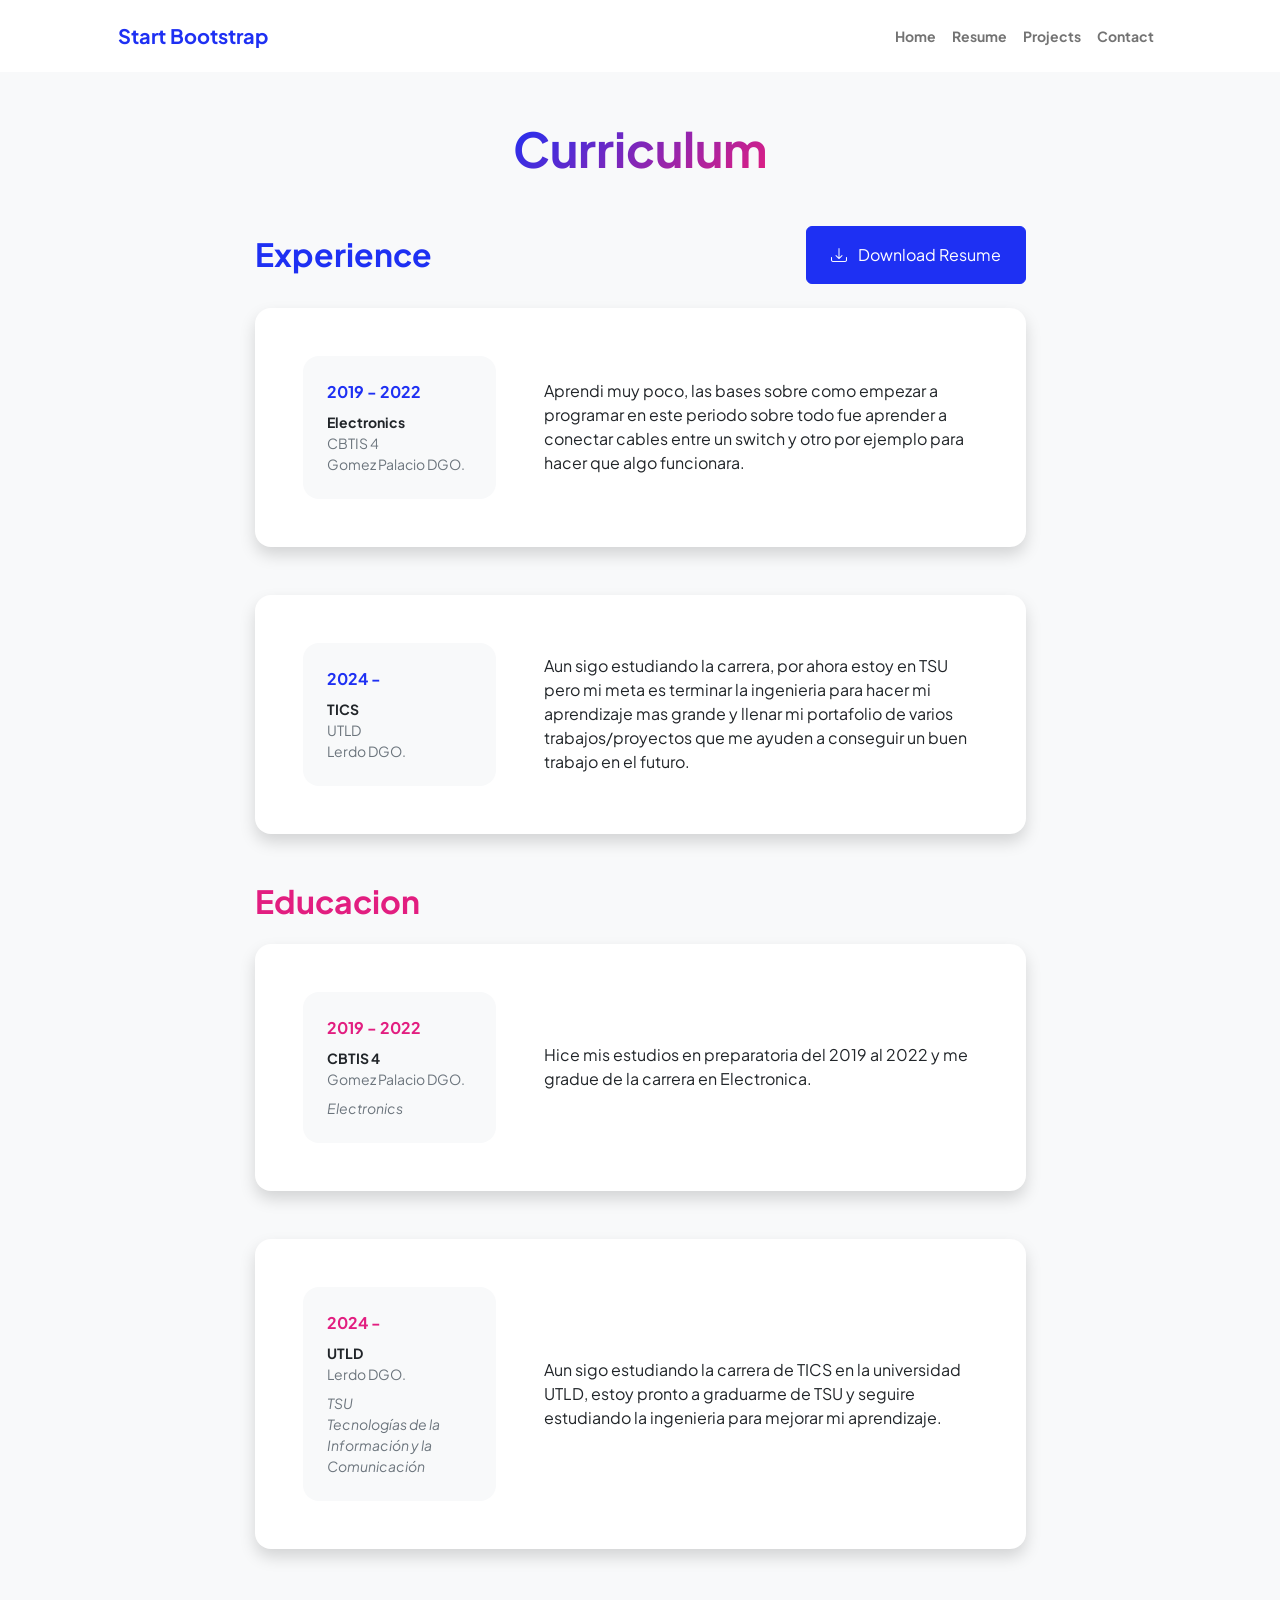
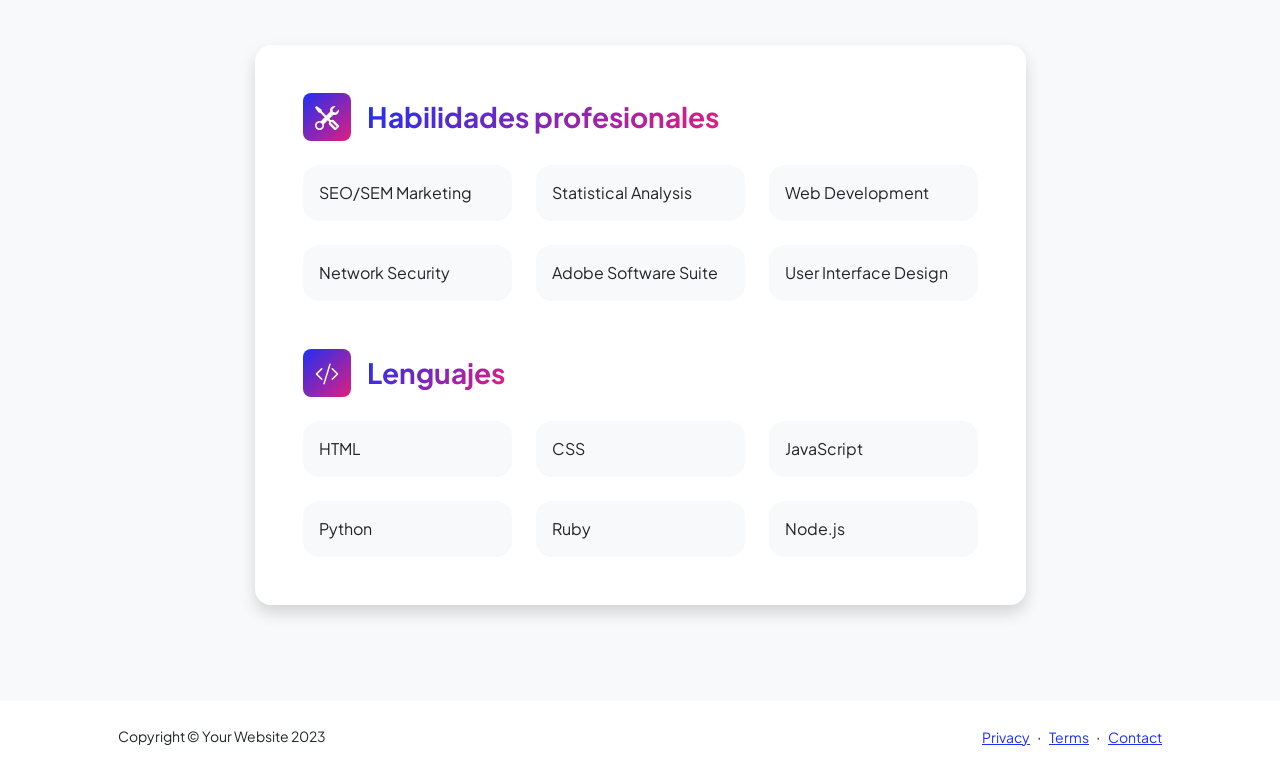
<file: resume.html>
<!DOCTYPE html>
<html lang="en">
    <head>
        <meta charset="utf-8" />
        <meta name="viewport" content="width=device-width, initial-scale=1, shrink-to-fit=no" />
        <meta name="description" content="" />
        <meta name="author" content="" />
        <title>Personal - Start Bootstrap Template</title>
        <!-- Favicon-->
        <link rel="icon" type="image/x-icon" href="assets/favicon.ico" />
        <!-- Custom Google font-->
        <link rel="preconnect" href="https://fonts.googleapis.com" />
        <link rel="preconnect" href="https://fonts.gstatic.com" crossorigin />
        <link href="https://fonts.googleapis.com/css2?family=Plus+Jakarta+Sans:wght@100;200;300;400;500;600;700;800;900&amp;display=swap" rel="stylesheet" />
        <!-- Bootstrap icons-->
        <link href="https://cdn.jsdelivr.net/npm/bootstrap-icons@1.8.1/font/bootstrap-icons.css" rel="stylesheet" />
        <!-- Core theme CSS (includes Bootstrap)-->
        <link href="css/styles.css" rel="stylesheet" />
    </head>
    <body class="d-flex flex-column h-100 bg-light">
        <main class="flex-shrink-0">
            <!-- Navigation-->
            <nav class="navbar navbar-expand-lg navbar-light bg-white py-3">
                <div class="container px-5">
                    <a class="navbar-brand" href="index.html"><span class="fw-bolder text-primary">Start Bootstrap</span></a>
                    <button class="navbar-toggler" type="button" data-bs-toggle="collapse" data-bs-target="#navbarSupportedContent" aria-controls="navbarSupportedContent" aria-expanded="false" aria-label="Toggle navigation"><span class="navbar-toggler-icon"></span></button>
                    <div class="collapse navbar-collapse" id="navbarSupportedContent">
                        <ul class="navbar-nav ms-auto mb-2 mb-lg-0 small fw-bolder">
                            <li class="nav-item"><a class="nav-link" href="index.html">Home</a></li>
                            <li class="nav-item"><a class="nav-link" href="resume.html">Resume</a></li>
                            <li class="nav-item"><a class="nav-link" href="projects.html">Projects</a></li>
                            <li class="nav-item"><a class="nav-link" href="contact.html">Contact</a></li>
                        </ul>
                    </div>
                </div>
            </nav>
            <!-- Page Content-->
            <div class="container px-5 my-5">
                <div class="text-center mb-5">
                    <h1 class="display-5 fw-bolder mb-0"><span class="text-gradient d-inline">Curriculum</span></h1>
                </div>
                <div class="row gx-5 justify-content-center">
                    <div class="col-lg-11 col-xl-9 col-xxl-8">
                        <!-- Experience Section-->
                        <section>
                            <div class="d-flex align-items-center justify-content-between mb-4">
                                <h2 class="text-primary fw-bolder mb-0">Experience</h2>
                                <!-- Download resume button-->
                                <!-- Note: Set the link href target to a PDF file within your project-->
                                <a class="btn btn-primary px-4 py-3" href="#!">
                                    <div class="d-inline-block bi bi-download me-2"></div>
                                    Download Resume
                                </a>
                            </div>
                            <!-- Experience Card 1-->
                            <div class="card shadow border-0 rounded-4 mb-5">
                                <div class="card-body p-5">
                                    <div class="row align-items-center gx-5">
                                        <div class="col text-center text-lg-start mb-4 mb-lg-0">
                                            <div class="bg-light p-4 rounded-4">
                                                <div class="text-primary fw-bolder mb-2">2019 - 2022</div>
                                                <div class="small fw-bolder">Electronics</div>
                                                <div class="small text-muted">CBTIS 4</div>
                                                <div class="small text-muted">Gomez Palacio DGO.</div>
                                            </div>
                                        </div>
                                        <div class="col-lg-8"><div>Aprendi muy poco, las bases sobre como empezar a programar en este periodo sobre todo fue aprender a conectar cables entre un switch y otro por ejemplo para hacer que algo funcionara.</div></div>
                                    </div>
                                </div>
                            </div>
                            <!-- Experience Card 2-->
                            <div class="card shadow border-0 rounded-4 mb-5">
                                <div class="card-body p-5">
                                    <div class="row align-items-center gx-5">
                                        <div class="col text-center text-lg-start mb-4 mb-lg-0">
                                            <div class="bg-light p-4 rounded-4">
                                                <div class="text-primary fw-bolder mb-2">2024 - </div>
                                                <div class="small fw-bolder">TICS</div>
                                                <div class="small text-muted">UTLD</div>
                                                <div class="small text-muted">Lerdo DGO.</div>
                                            </div>
                                        </div>
                                        <div class="col-lg-8"><div>Aun sigo estudiando la carrera, por ahora estoy en TSU pero mi meta es terminar la ingenieria para hacer mi aprendizaje mas grande y llenar mi portafolio de varios trabajos/proyectos que me ayuden a conseguir un buen trabajo en el futuro.</div></div>
                                    </div>
                                </div>
                            </div>
                        </section>
                        <!-- Education Section-->
                        <section>
                            <h2 class="text-secondary fw-bolder mb-4">Educacion</h2>
                            <!-- Education Card 1-->
                            <div class="card shadow border-0 rounded-4 mb-5">
                                <div class="card-body p-5">
                                    <div class="row align-items-center gx-5">
                                        <div class="col text-center text-lg-start mb-4 mb-lg-0">
                                            <div class="bg-light p-4 rounded-4">
                                                <div class="text-secondary fw-bolder mb-2">2019 - 2022</div>
                                                <div class="mb-2">
                                                    <div class="small fw-bolder">CBTIS 4</div>
                                                    <div class="small text-muted">Gomez Palacio DGO.</div>
                                                </div>
                                                <div class="fst-italic">
                                                    <div class="small text-muted"></div>
                                                    <div class="small text-muted">Electronics</div>
                                                </div>
                                            </div>
                                        </div>
                                        <div class="col-lg-8"><div>Hice mis estudios en preparatoria del 2019 al 2022 y me gradue de la carrera en Electronica.</div></div>
                                    </div>
                                </div>
                            </div>
                            <!-- Education Card 2-->
                            <div class="card shadow border-0 rounded-4 mb-5">
                                <div class="card-body p-5">
                                    <div class="row align-items-center gx-5">
                                        <div class="col text-center text-lg-start mb-4 mb-lg-0">
                                            <div class="bg-light p-4 rounded-4">
                                                <div class="text-secondary fw-bolder mb-2">2024 - </div>
                                                <div class="mb-2">
                                                    <div class="small fw-bolder">UTLD</div>
                                                    <div class="small text-muted">Lerdo DGO.</div>
                                                </div>
                                                <div class="fst-italic">
                                                    <div class="small text-muted">TSU</div>
                                                    <div class="small text-muted">Tecnologías de la Información y la Comunicación</div>
                                                </div>
                                            </div>
                                        </div>
                                        <div class="col-lg-8"><div>Aun sigo estudiando la carrera de TICS en la universidad UTLD, estoy pronto a graduarme de TSU y seguire estudiando la ingenieria para mejorar mi aprendizaje.</div></div>
                                    </div>
                                </div>
                            </div>
                        </section>
                        <!-- Divider-->
                        <div class="pb-5"></div>
                        <!-- Skills Section-->
                        <section>
                            <!-- Skillset Card-->
                            <div class="card shadow border-0 rounded-4 mb-5">
                                <div class="card-body p-5">
                                    <!-- Professional skills list-->
                                    <div class="mb-5">
                                        <div class="d-flex align-items-center mb-4">
                                            <div class="feature bg-primary bg-gradient-primary-to-secondary text-white rounded-3 me-3"><i class="bi bi-tools"></i></div>
                                            <h3 class="fw-bolder mb-0"><span class="text-gradient d-inline">Habilidades profesionales</span></h3>
                                        </div>
                                        <div class="row row-cols-1 row-cols-md-3 mb-4">
                                            <div class="col mb-4 mb-md-0"><div class="d-flex align-items-center bg-light rounded-4 p-3 h-100">SEO/SEM Marketing</div></div>
                                            <div class="col mb-4 mb-md-0"><div class="d-flex align-items-center bg-light rounded-4 p-3 h-100">Statistical Analysis</div></div>
                                            <div class="col"><div class="d-flex align-items-center bg-light rounded-4 p-3 h-100">Web Development</div></div>
                                        </div>
                                        <div class="row row-cols-1 row-cols-md-3">
                                            <div class="col mb-4 mb-md-0"><div class="d-flex align-items-center bg-light rounded-4 p-3 h-100">Network Security</div></div>
                                            <div class="col mb-4 mb-md-0"><div class="d-flex align-items-center bg-light rounded-4 p-3 h-100">Adobe Software Suite</div></div>
                                            <div class="col"><div class="d-flex align-items-center bg-light rounded-4 p-3 h-100">User Interface Design</div></div>
                                        </div>
                                    </div>
                                    <!-- Languages list-->
                                    <div class="mb-0">
                                        <div class="d-flex align-items-center mb-4">
                                            <div class="feature bg-primary bg-gradient-primary-to-secondary text-white rounded-3 me-3"><i class="bi bi-code-slash"></i></div>
                                            <h3 class="fw-bolder mb-0"><span class="text-gradient d-inline">Lenguajes</span></h3>
                                        </div>
                                        <div class="row row-cols-1 row-cols-md-3 mb-4">
                                            <div class="col mb-4 mb-md-0"><div class="d-flex align-items-center bg-light rounded-4 p-3 h-100">HTML</div></div>
                                            <div class="col mb-4 mb-md-0"><div class="d-flex align-items-center bg-light rounded-4 p-3 h-100">CSS</div></div>
                                            <div class="col"><div class="d-flex align-items-center bg-light rounded-4 p-3 h-100">JavaScript</div></div>
                                        </div>
                                        <div class="row row-cols-1 row-cols-md-3">
                                            <div class="col mb-4 mb-md-0"><div class="d-flex align-items-center bg-light rounded-4 p-3 h-100">Python</div></div>
                                            <div class="col mb-4 mb-md-0"><div class="d-flex align-items-center bg-light rounded-4 p-3 h-100">Ruby</div></div>
                                            <div class="col"><div class="d-flex align-items-center bg-light rounded-4 p-3 h-100">Node.js</div></div>
                                        </div>
                                    </div>
                                </div>
                            </div>
                        </section>
                    </div>
                </div>
            </div>
        </main>
        <!-- Footer-->
        <footer class="bg-white py-4 mt-auto">
            <div class="container px-5">
                <div class="row align-items-center justify-content-between flex-column flex-sm-row">
                    <div class="col-auto"><div class="small m-0">Copyright &copy; Your Website 2023</div></div>
                    <div class="col-auto">
                        <a class="small" href="#!">Privacy</a>
                        <span class="mx-1">&middot;</span>
                        <a class="small" href="#!">Terms</a>
                        <span class="mx-1">&middot;</span>
                        <a class="small" href="#!">Contact</a>
                    </div>
                </div>
            </div>
        </footer>
        <!-- Bootstrap core JS-->
        <script src="https://cdn.jsdelivr.net/npm/bootstrap@5.2.3/dist/js/bootstrap.bundle.min.js"></script>
        <!-- Core theme JS-->
        <script src="js/scripts.js"></script>
    </body>
</html>
</file>
